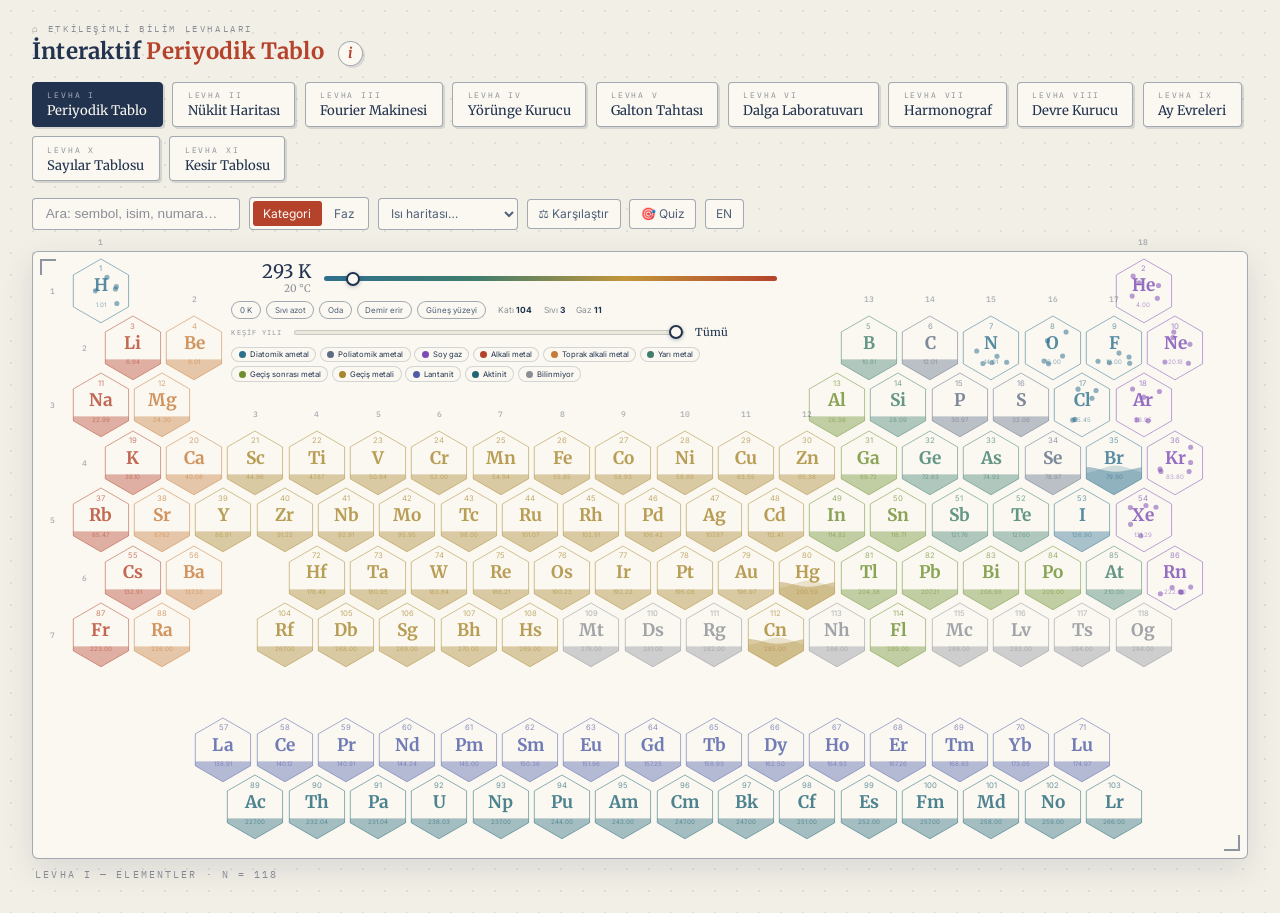
<file: index.html>
<!DOCTYPE html>
<html lang="tr">
<head>
<meta charset="UTF-8">
<meta name="viewport" content="width=device-width, initial-scale=1.0">
<title>İnteraktif Periyodik Tablo</title>
<link rel="stylesheet" href="style.css">
<meta name="description" content="118 elementin canlı, etkileşimli tablosu — sıcaklıkla faz değişimi, ısı haritaları, animasyonlu Bohr modeli ve izotoplar.">
<link rel="icon" href="data:image/svg+xml,%3Csvg%20xmlns%3D%27http%3A%2F%2Fwww.w3.org%2F2000%2Fsvg%27%20viewBox%3D%270%200%2032%2032%27%3E%3Crect%20width%3D%2732%27%20height%3D%2732%27%20rx%3D%277%27%20fill%3D%27%23f2efe6%27%2F%3E%3Cpath%20d%3D%27M16%204.5L26.4%2010.5L26.4%2021.5L16%2027.5L5.6%2021.5L5.6%2010.5Z%27%20fill%3D%27none%27%20stroke%3D%27%2322334f%27%20stroke-width%3D%272.4%27%2F%3E%3Ccircle%20cx%3D%2716%27%20cy%3D%2716%27%20r%3D%273.6%27%20fill%3D%27%23b5432c%27%2F%3E%3C%2Fsvg%3E">
<meta property="og:type" content="website">
<meta property="og:title" content="İnteraktif Periyodik Tablo">
<meta property="og:description" content="118 elementin canlı, etkileşimli tablosu — sıcaklıkla faz değişimi, ısı haritaları, animasyonlu Bohr modeli ve izotoplar.">
<meta property="og:image" content="https://hakanatas.github.io/interactive-periodic-table/og-image.png">
<meta property="og:url" content="https://hakanatas.github.io/interactive-periodic-table/">
<meta name="twitter:card" content="summary_large_image">
<meta name="twitter:title" content="İnteraktif Periyodik Tablo">
<meta name="twitter:description" content="118 elementin canlı, etkileşimli tablosu — sıcaklıkla faz değişimi, ısı haritaları, animasyonlu Bohr modeli ve izotoplar.">
<meta name="twitter:image" content="https://hakanatas.github.io/interactive-periodic-table/og-image.png">
</head>
<body>
<header class="topbar">
  <div class="brand">
    <a class="kicker page-link" href="https://hakanatas.github.io/bilim-levhalari/" data-i18n="kicker">⌂ Etkileşimli Bilim Levhaları</a>
    <h1>İnteraktif <span>Periyodik Tablo</span>
      <button class="info-btn" id="infoBtn" title="Bu levha nedir?">i</button></h1>
  </div>
  <nav class="plate-nav">
    <a class="plate-tab active page-link" href="index.html">
      <span class="fig" data-i18n="fig1">Levha I</span>
      <span class="lbl" data-i18n="tabPt">Periyodik Tablo</span>
    </a>
    <a class="plate-tab page-link" href="nuclides.html">
      <span class="fig" data-i18n="fig2">Levha II</span>
      <span class="lbl" data-i18n="tabNuc">Nüklit Haritası</span>
    </a>
    <a class="plate-tab page-link" href="https://hakanatas.github.io/fourier-cizim-makinesi/">
      <span class="fig" data-i18n="fig3">Levha III</span>
      <span class="lbl" data-i18n="tabFx">Fourier Makinesi</span>
    </a>
    <a class="plate-tab page-link" href="https://hakanatas.github.io/yorunge-kurucu/">
      <span class="fig" data-i18n="fig4">Levha IV</span>
      <span class="lbl" data-i18n="tabOrb">Yörünge Kurucu</span>
    </a>
    <a class="plate-tab page-link" href="https://hakanatas.github.io/galton-tahtasi/">
      <span class="fig" data-i18n="fig5">Levha V</span>
      <span class="lbl" data-i18n="tabGalton">Galton Tahtası</span>
    </a>
    <a class="plate-tab page-link" href="https://hakanatas.github.io/dalga-laboratuvari/">
      <span class="fig" data-i18n="fig6">Levha VI</span>
      <span class="lbl" data-i18n="tabWave">Dalga Laboratuvarı</span>
    </a>
    <a class="plate-tab page-link" href="https://hakanatas.github.io/harmonograf/">
      <span class="fig" data-i18n="fig7">Levha VII</span>
      <span class="lbl" data-i18n="tabHarm">Harmonograf</span>
    </a>
    <a class="plate-tab page-link" href="https://hakanatas.github.io/devre-kurucu/">
      <span class="fig" data-i18n="fig8">Levha VIII</span>
      <span class="lbl" data-i18n="tabDevre">Devre Kurucu</span>
    </a>
    <a class="plate-tab page-link" href="https://hakanatas.github.io/ay-evreleri/">
      <span class="fig" data-i18n="fig9">Levha IX</span>
      <span class="lbl" data-i18n="tabAy">Ay Evreleri</span>
    </a>
    <a class="plate-tab page-link" href="https://hakanatas.github.io/sayilar-tablosu/">
      <span class="fig" data-i18n="fig10">Levha X</span>
      <span class="lbl" data-i18n="tabNum">Sayılar Tablosu</span>
    </a>
    <a class="plate-tab page-link" href="https://hakanatas.github.io/kesir-tablosu/">
      <span class="fig" data-i18n="fig11">Levha XI</span>
      <span class="lbl" data-i18n="tabFrac">Kesir Tablosu</span>
    </a>
  </nav>
  <div class="controls">
    <input id="search" type="text" data-i18n-ph="searchPh" placeholder="Ara: sembol, isim, numara…" autocomplete="off">
    <div class="modes" id="modes">
      <button data-mode="cat" class="active" data-i18n="modeCat">Kategori</button>
      <button data-mode="phase" data-i18n="modePhase">Faz</button>
    </div>
    <select id="heatSelect">
      <option value="" data-i18n="heatPh">Isı haritası…</option>
      <option value="en" data-i18n="modeEn">Elektronegatiflik</option>
      <option value="density" data-i18n="modeDensity">Yoğunluk</option>
      <option value="ion" data-i18n="modeIon">İyonlaşma enerjisi</option>
      <option value="mass" data-i18n="modeMass">Atom kütlesi</option>
      <option value="radius" data-i18n="modeRadius">Atom yarıçapı</option>
      <option value="year" data-i18n="modeYear">Keşif yılı</option>
      <option value="melt" data-i18n="modeMelt">Erime noktası</option>
      <option value="boil" data-i18n="modeBoil">Kaynama noktası</option>
    </select>
    <button id="compareBtn" class="tool-btn" data-i18n="compare">⚖ Karşılaştır</button>
    <button id="quizBtn" class="tool-btn" data-i18n="quiz">🎯 Quiz</button>
    <button id="langBtn" class="tool-btn">EN</button>
  </div>
</header>

<div class="table-wrap">
  <div class="center-controls">
    <div class="temp-row">
      <div class="temp-readout">
        <span id="tempK">293 K</span>
        <span id="tempC">20 °C</span>
      </div>
      <input id="tempSlider" type="range" min="0" max="6000" step="1" value="293">
    </div>
    <div class="temp-presets">
      <button data-t="0">0 K</button>
      <button data-t="77" data-i18n="pN2">Sıvı azot</button>
      <button data-t="293" data-i18n="pRoom">Oda</button>
      <button data-t="1811" data-i18n="pIron">Demir erir</button>
      <button data-t="5800" data-i18n="pSun">Güneş yüzeyi</button>
      <span class="phase-counts" id="phaseCounts"></span>
    </div>
    <div class="year-row">
      <span class="year-label" data-i18n="yearLabel">Keşif yılı</span>
      <input id="yearSlider" type="range" min="1650" max="2020" step="1" value="2020">
      <span id="yearReadout" data-i18n="yearAll">Tümü</span>
    </div>
    <div class="legend" id="legend"></div>
  </div>
  <div class="table-scroll">
    <div id="container"></div>
  </div>
  <div class="plate-caption" data-i18n="caption1">Levha I — Elementler · N = 118</div>
</div>

<div id="tooltip" class="tooltip" hidden></div>

<div id="panelBackdrop" class="panel-backdrop" hidden></div>
<aside id="panel" class="panel" hidden>
  <button class="panel-close" id="panelClose">×</button>
  <div class="panel-head">
    <svg id="panelHex" viewBox="0 0 120 120"></svg>
    <div class="panel-title">
      <h2 id="pName"></h2>
      <p id="pEn"></p>
      <p id="pCat"></p>
    </div>
  </div>
  <div class="panel-phase" id="pPhase"></div>
  <div class="panel-intro">
    <img id="pImg" alt="" loading="lazy">
    <p id="pBlurb"></p>
  </div>
  <svg id="bohr" viewBox="0 0 320 320"></svg>
  <h3 class="panel-sub" data-i18n="orbitals">Orbital dolulukları</h3>
  <div id="orbitals" class="orbitals"></div>
  <dl class="props" id="pProps"></dl>
  <figure id="specFig" class="spec-fig" hidden>
    <img id="pSpec" alt="" loading="lazy">
    <figcaption data-i18n="spectrum">Emisyon spektrumu</figcaption>
  </figure>
  <div class="wiki-links">
    <a id="isoLink" class="page-link" data-i18n="isotopes">🧭 İzotoplar</a>
    <a id="wikiTr" target="_blank" rel="noopener">Vikipedi (TR) ↗</a>
    <a id="wikiEn" target="_blank" rel="noopener">Wikipedia (EN) ↗</a>
  </div>
</aside>

<div id="compareCard" class="compare-card" hidden>
  <button class="panel-close" id="compareClose">×</button>
  <div class="compare-hint" id="compareHint"></div>
  <div class="compare-body" id="compareBody"></div>
</div>

<div id="quizCard" class="quiz-card" hidden>
  <button class="panel-close" id="quizClose">×</button>
  <div class="quiz-progress" id="quizProgress"></div>
  <div class="quiz-question" id="quizQuestion"></div>
  <div class="quiz-answers" id="quizAnswers"></div>
  <div class="quiz-feedback" id="quizFeedback"></div>
</div>

<svg width="0" height="0" style="position:absolute">
  <defs>
    <clipPath id="hexClip"><path id="hexClipPath"></path></clipPath>
  </defs>
</svg>

<div class="modal-backdrop" id="infoModal" hidden>
  <div class="modal">
    <button class="modal-close" id="infoClose" aria-label="Kapat">×</button>
    <div class="modal-body">
      <div class="lang-tr">
        <div class="modal-kicker">Levha I · Rehber</div>
        <h2>İnteraktif <span>Periyodik Tablo</span></h2>
        <p>Bu levha, bilinen 118 kimyasal elementin tamamını gösteren canlı bir periyodik tablodur.
          Her element altıgen bir karodur ve maddenin hâli (katı/sıvı/gaz) minik bir animasyonla canlandırılır.</p>
        <h3>Neler yapabilirsin</h3>
        <ul>
          <li><b>Sıcaklık kaydırıcısı</b> (0–6000 K): sürükledikçe her element gerçek erime/kaynama noktasına göre hâl değiştirir; katı/sıvı/gaz sayaçları anında güncellenir.</li>
          <li><b>Keşif yılı</b> kaydırıcısı: elementleri tarih sırasına göre ortaya çıkarır — 1800'de yalnızca 35 element biliniyordu.</li>
          <li><b>Isı haritaları</b>: elektronegatiflik, yoğunluk, iyonlaşma enerjisi, atom yarıçapı gibi özellikleri renk gradyanıyla gösterir.</li>
          <li><b>Arama ve filtre</b>: sembol, ad veya numarayla ara; lejanttan kategori aç/kapat.</li>
          <li>Bir elemente tıkla: <b>detay paneli</b> açılır — dönen Bohr modeli, orbital dizilimi, fiziksel/kimyasal veriler ve "İzotoplar" bağlantısı.</li>
        </ul>
        <h3>Bilimsel arka plan</h3>
        <p>Elementler artan atom numarasına (çekirdekteki proton sayısı) göre dizilir. Aynı sütundaki
          (grup) elementler benzer kimyasal davranış gösterir; aynı satır (periyot) aynı elektron kabuğunu
          doldurur. Bu düzenli tekrara "periyodik yasa" denir.</p>
        <div class="modal-tip">💡 İpucu: Sıcaklığı 5800 K'e (Güneş yüzeyi) çek ve neredeyse tüm tablonun gaza dönüşmesini izle.</div>
      </div>
      <div class="lang-en" hidden>
        <div class="modal-kicker">Plate I · Guide</div>
        <h2>Interactive <span>Periodic Table</span></h2>
        <p>This plate is a living periodic table of all 118 known chemical elements. Each element is a
          hexagonal tile, and its state of matter (solid/liquid/gas) is brought to life with a tiny animation.</p>
        <h3>What you can do</h3>
        <ul>
          <li><b>Temperature slider</b> (0–6000 K): as you drag, every element changes state at its real melting/boiling point; solid/liquid/gas counters update instantly.</li>
          <li><b>Year discovered</b> slider: reveals elements in historical order — only 35 were known in 1800.</li>
          <li><b>Heatmaps</b>: show electronegativity, density, ionization energy, atomic radius and more as a color gradient.</li>
          <li><b>Search & filter</b>: find by symbol, name or number; toggle categories from the legend.</li>
          <li>Click an element for the <b>detail panel</b> — a spinning Bohr model, orbital configuration, physical/chemical data and an "Isotopes" link.</li>
        </ul>
        <h3>The science</h3>
        <p>Elements are ordered by increasing atomic number (protons in the nucleus). Elements in the same
          column (group) behave similarly; each row (period) fills the same electron shell. This regular
          repetition is the "periodic law".</p>
        <div class="modal-tip">💡 Tip: Drag the temperature to 5800 K (the Sun's surface) and watch almost the whole table turn to gas.</div>
      </div>
    </div>
  </div>
</div>

<script src="data.js"></script>
<script src="app.js"></script>
</body>
</html>
</file>
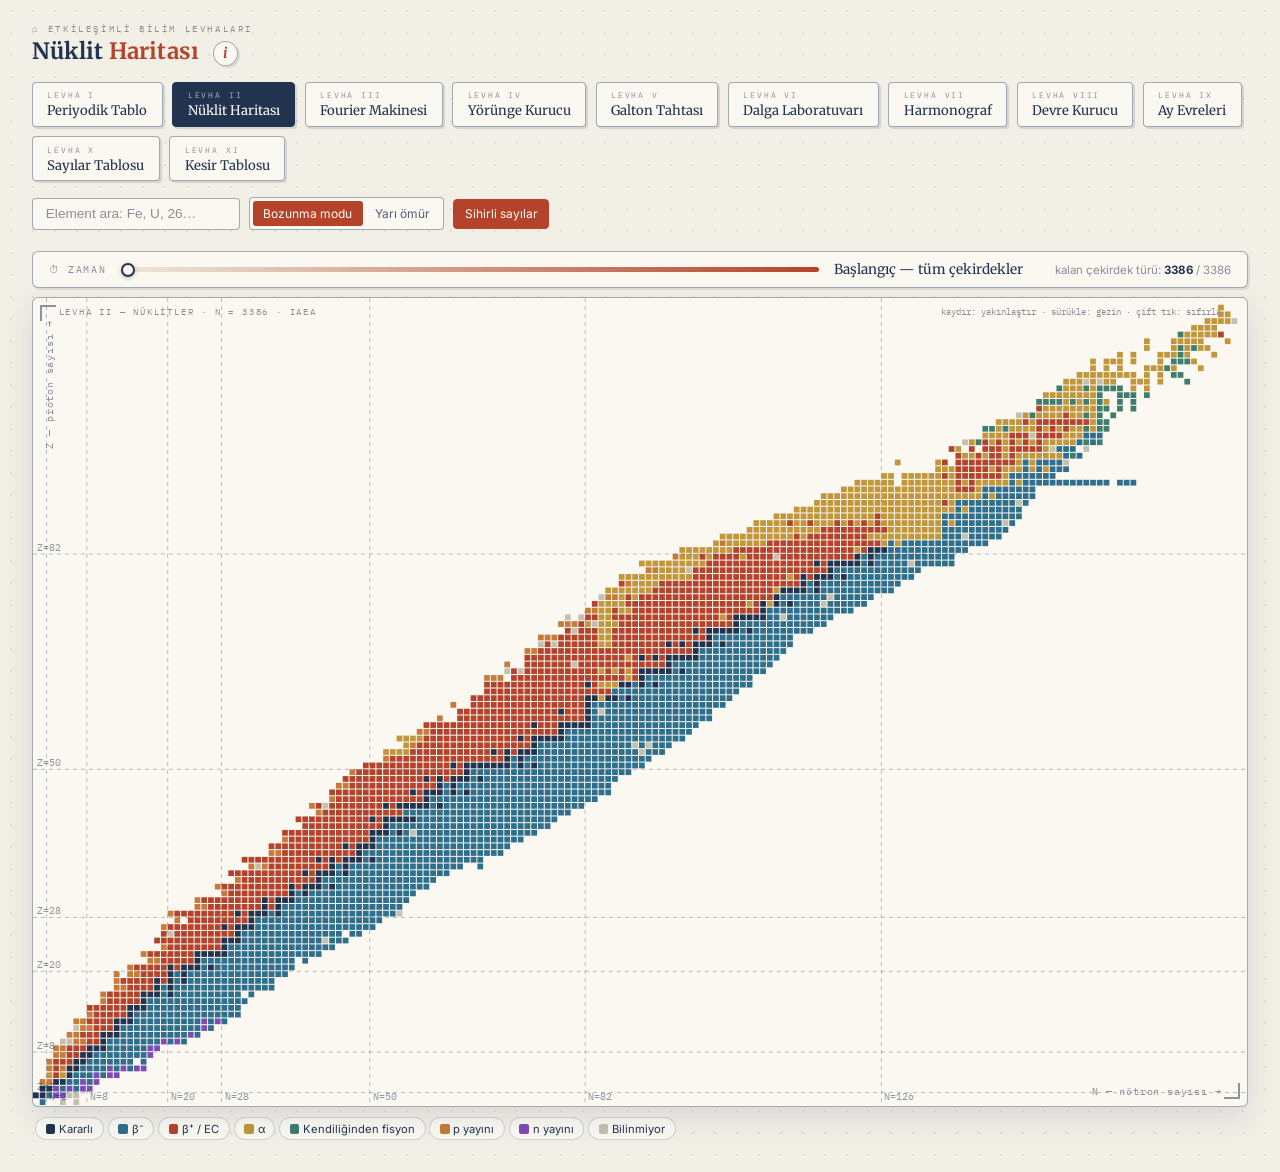
<file: nuclides.html>
<!DOCTYPE html>
<html lang="tr">
<head>
<meta charset="UTF-8">
<meta name="viewport" content="width=device-width, initial-scale=1.0">
<title>Nüklit Haritası — İzotoplar</title>
<link rel="stylesheet" href="style.css">
<link rel="stylesheet" href="nuclides.css">
<meta name="description" content="3386 izotopun Segrè diyagramı; zaman kaydırıcısıyla radyoaktif bozunmayı ve bozunma zincirlerini izle.">
<link rel="icon" href="data:image/svg+xml,%3Csvg%20xmlns%3D%27http%3A%2F%2Fwww.w3.org%2F2000%2Fsvg%27%20viewBox%3D%270%200%2032%2032%27%3E%3Crect%20width%3D%2732%27%20height%3D%2732%27%20rx%3D%277%27%20fill%3D%27%23f2efe6%27%2F%3E%3Cpath%20d%3D%27M16%204.5L26.4%2010.5L26.4%2021.5L16%2027.5L5.6%2021.5L5.6%2010.5Z%27%20fill%3D%27none%27%20stroke%3D%27%2322334f%27%20stroke-width%3D%272.4%27%2F%3E%3Ccircle%20cx%3D%2716%27%20cy%3D%2716%27%20r%3D%273.6%27%20fill%3D%27%23b5432c%27%2F%3E%3C%2Fsvg%3E">
<meta property="og:type" content="website">
<meta property="og:title" content="Nüklit Haritası — İzotoplar">
<meta property="og:description" content="3386 izotopun Segrè diyagramı; zaman kaydırıcısıyla radyoaktif bozunmayı ve bozunma zincirlerini izle.">
<meta property="og:image" content="https://hakanatas.github.io/interactive-periodic-table/og-nuclides.png">
<meta property="og:url" content="https://hakanatas.github.io/interactive-periodic-table/nuclides.html">
<meta name="twitter:card" content="summary_large_image">
<meta name="twitter:title" content="Nüklit Haritası — İzotoplar">
<meta name="twitter:description" content="3386 izotopun Segrè diyagramı; zaman kaydırıcısıyla radyoaktif bozunmayı ve bozunma zincirlerini izle.">
<meta name="twitter:image" content="https://hakanatas.github.io/interactive-periodic-table/og-nuclides.png">
</head>
<body>
<header class="topbar">
  <div class="brand">
    <a class="kicker page-link" href="https://hakanatas.github.io/bilim-levhalari/">⌂ Etkileşimli Bilim Levhaları</a>
    <h1>Nüklit <span>Haritası</span>
      <button class="info-btn" id="infoBtn" title="Bu levha nedir?">i</button></h1>
  </div>
  <nav class="plate-nav">
    <a class="plate-tab page-link" href="index.html">
      <span class="fig">Levha I</span>
      <span class="lbl">Periyodik Tablo</span>
    </a>
    <a class="plate-tab active page-link" href="nuclides.html">
      <span class="fig">Levha II</span>
      <span class="lbl">Nüklit Haritası</span>
    </a>
    <a class="plate-tab page-link" href="https://hakanatas.github.io/fourier-cizim-makinesi/">
      <span class="fig">Levha III</span>
      <span class="lbl">Fourier Makinesi</span>
    </a>
    <a class="plate-tab page-link" href="https://hakanatas.github.io/yorunge-kurucu/">
      <span class="fig">Levha IV</span>
      <span class="lbl">Yörünge Kurucu</span>
    </a>
    <a class="plate-tab page-link" href="https://hakanatas.github.io/galton-tahtasi/">
      <span class="fig">Levha V</span>
      <span class="lbl">Galton Tahtası</span>
    </a>
    <a class="plate-tab page-link" href="https://hakanatas.github.io/dalga-laboratuvari/">
      <span class="fig">Levha VI</span>
      <span class="lbl">Dalga Laboratuvarı</span>
    </a>
    <a class="plate-tab page-link" href="https://hakanatas.github.io/harmonograf/">
      <span class="fig">Levha VII</span>
      <span class="lbl">Harmonograf</span>
    </a>
    <a class="plate-tab page-link" href="https://hakanatas.github.io/devre-kurucu/">
      <span class="fig">Levha VIII</span>
      <span class="lbl">Devre Kurucu</span>
    </a>
    <a class="plate-tab page-link" href="https://hakanatas.github.io/ay-evreleri/">
      <span class="fig">Levha IX</span>
      <span class="lbl">Ay Evreleri</span>
    </a>
    <a class="plate-tab page-link" href="https://hakanatas.github.io/sayilar-tablosu/">
      <span class="fig">Levha X</span>
      <span class="lbl">Sayılar Tablosu</span>
    </a>
    <a class="plate-tab page-link" href="https://hakanatas.github.io/kesir-tablosu/">
      <span class="fig">Levha XI</span>
      <span class="lbl">Kesir Tablosu</span>
    </a>
  </nav>
  <div class="controls">
    <input id="search" type="text" placeholder="Element ara: Fe, U, 26…" autocomplete="off">
    <div class="modes" id="modes">
      <button data-mode="decay" class="active">Bozunma modu</button>
      <button data-mode="hl">Yarı ömür</button>
    </div>
    <button id="magicBtn" class="tool-btn active">Sihirli sayılar</button>
  </div>
</header>

<div class="nuc-wrap">
  <div class="time-bar">
    <span class="time-label">⏱ Zaman</span>
    <input id="timeSlider" type="range" min="-210" max="180" step="1" value="-210">
    <span id="timeReadout">Başlangıç — tüm çekirdekler</span>
    <span id="surviveCount"></span>
  </div>
  <div class="chart-holder" id="chartHolder">
    <div class="chart-scroll"><canvas id="chart"></canvas></div>
    <div class="axis-x">N — nötron sayısı →</div>
    <div class="axis-y">Z — proton sayısı →</div>
    <div class="zoom-hint">kaydır: yakınlaştır · sürükle: gezin · çift tık: sıfırla</div>
    <div class="chart-caption">Levha II — Nüklitler · N = 3386 · IAEA</div>
  </div>
  <div class="legend nuc-legend" id="legend"></div>
</div>

<div id="tooltip" class="tooltip" hidden></div>

<div id="panelBackdrop" class="panel-backdrop" hidden></div>
<aside id="panel" class="panel" hidden>
  <button class="panel-close" id="panelClose">×</button>
  <div class="panel-head">
    <div class="nuc-badge" id="nucBadge"></div>
    <div class="panel-title">
      <h2 id="pName"></h2>
      <p id="pSub"></p>
      <p id="pMode"></p>
    </div>
  </div>
  <dl class="props" id="pProps"></dl>
  <h3 class="panel-sub">Bozunma zinciri</h3>
  <ol class="chain" id="chainList"></ol>
  <div class="wiki-links">
    <a id="ptLink" class="page-link">Periyodik tabloda gör →</a>
  </div>
</aside>

<div class="modal-backdrop" id="infoModal" hidden>
  <div class="modal">
    <button class="modal-close" id="infoClose" aria-label="Kapat">×</button>
    <div class="modal-body">
      <div class="modal-kicker">Levha II · Rehber</div>
      <h2>Nüklit <span>Haritası</span></h2>
      <p>Periyodik tablo elementleri gösterir; bu harita ise onların <b>izotoplarını</b> — aynı elementin
        farklı nötron sayılı çekirdeklerini — gösterir. 3386 çekirdek, yatay eksende nötron (N), dikey
        eksende proton (Z) sayısına göre dizilir. Buna Segrè diyagramı denir.</p>
      <h3>Neler yapabilirsin</h3>
      <ul>
        <li>Renkler <b>bozunma tipini</b> gösterir: β⁻ (mavi), β⁺/EC (kırmızı), α (sarı), fisyon (yeşil)…
          Kararlı çekirdekler koyu laciverttir ve "kararlılık vadisi"ni çizer.</li>
        <li><b>Zaman kaydırıcısı</b>: zeptosaniyeden evrenin yaşına kadar; sürükledikçe kısa ömürlü çekirdekler bozunup kaybolur.</li>
        <li>Bir çekirdeğe tıkla: yarı ömrü, bozunma modu ve tüm <b>bozunma zincirini</b> gör
          (ör. Uranyum-238'in kurşuna kadar 14 adımı).</li>
        <li>"Sihirli sayılar" çizgileri özellikle kararlı çekirdekleri işaretler; yakınlaştır ve gezin.</li>
      </ul>
      <h3>Bilimsel arka plan</h3>
      <p>Çekirdekteki proton/nötron dengesi kararlılığı belirler. Dengesiz çekirdekler radyoaktif
        bozunmayla daha kararlı hâle geçer. Yarı ömür, bir çekirdek topluluğunun yarısının bozunması için
        geçen süredir — milyarlarca yıldan saniyenin milyarda birine kadar değişir.</p>
      <div class="modal-tip">💡 İpucu: Zaman kaydırıcısını "1 yıl"a getir; 3386 çekirdekten yalnızca ~570'i hayatta kalır.</div>
    </div>
  </div>
</div>

<script src="data.js"></script>
<script src="nuclides-data.js"></script>
<script src="nuclides.js"></script>
</body>
</html>
</file>
<file: style.css>
@import url("https://fonts.googleapis.com/css2?family=Merriweather:ital,wght@0,400;0,700;1,400&family=Inter:wght@400;600;700&family=IBM+Plex+Mono:wght@400;500&display=swap");

/* ---------- dilum.dev esinli "bilimsel levha" teması ---------- */
:root {
  --paper: #f2efe6;                     /* sayfa zemini (krem kâğıt) */
  --paper-2: #faf8f1;                   /* kartlar */
  --paper-3: #ece8db;                   /* iç dolgular */
  --ink: #22334f;                       /* lacivert mürekkep */
  --ink-soft: #51607a;
  --muted: #8b8e96;
  --line: rgba(34, 51, 79, 0.18);
  --line-strong: rgba(34, 51, 79, 0.4);
  --accent: #b5432c;                    /* pas kırmızısı */
  --shadow: 0 10px 30px rgba(34, 51, 79, 0.12);
}

* { box-sizing: border-box; }

body {
  margin: 0;
  background-color: var(--paper);
  background-image: radial-gradient(rgba(34, 51, 79, 0.09) 1px, transparent 1px);
  background-size: 22px 22px;
  color: var(--ink);
  font-family: "Inter", system-ui, sans-serif;
  overflow-x: hidden;
  animation: pageIn 0.45s ease;
}
body.leaving { animation: pageOut 0.26s ease forwards; }
@keyframes pageIn { from { opacity: 0; transform: translateY(10px); } }
@keyframes pageOut { to { opacity: 0; transform: translateY(-10px); } }

/* ---------- header ---------- */
.topbar {
  display: flex;
  align-items: center;
  justify-content: space-between;
  gap: 1rem;
  flex-wrap: wrap;
  padding: 1rem 2.5vw 0.5rem;
}
.brand .kicker {
  font-family: "IBM Plex Mono", monospace;
  font-size: 0.58rem;
  letter-spacing: 0.28em;
  text-transform: uppercase;
  color: var(--muted);
  margin-bottom: 0.15rem;
}
.topbar h1 {
  margin: 0;
  font-family: "Merriweather", serif;
  font-size: 1.4rem;
  color: var(--ink);
  letter-spacing: 0.01em;
}
.topbar h1 span { color: var(--accent); }

/* levha sekmeleri (sayfalar arası gezinme) */
.plate-nav { display: flex; gap: 0.6rem; flex-wrap: wrap; }
.plate-tab {
  display: flex;
  flex-direction: column;
  gap: 0.1rem;
  padding: 0.42rem 0.9rem;
  background: var(--paper-2);
  border: 1px solid var(--line-strong);
  border-radius: 4px;
  text-decoration: none;
  color: var(--ink);
  position: relative;
  transition: all 0.18s;
  box-shadow: 2px 2px 0 rgba(34, 51, 79, 0.14);
}
.plate-tab .fig {
  font-family: "IBM Plex Mono", monospace;
  font-size: 0.52rem;
  letter-spacing: 0.22em;
  text-transform: uppercase;
  color: var(--muted);
}
.plate-tab .lbl { font-family: "Merriweather", serif; font-size: 0.82rem; }
.plate-tab:hover { transform: translateY(-2px); box-shadow: 3px 4px 0 rgba(34, 51, 79, 0.18); }
.plate-tab.active {
  background: var(--ink);
  border-color: var(--ink);
  color: var(--paper-2);
}
.plate-tab.active .fig { color: rgba(250, 248, 241, 0.65); }

.controls { display: flex; align-items: center; gap: 0.55rem; flex-wrap: wrap; }

#search {
  background: var(--paper-2);
  border: 1px solid var(--line-strong);
  color: var(--ink);
  border-radius: 4px;
  padding: 0.45rem 0.8rem;
  font-size: 0.85rem;
  width: 13rem;
  outline: none;
  transition: border-color 0.2s;
}
#search::placeholder { color: var(--muted); }
#search:focus { border-color: var(--accent); }

.modes { display: flex; background: var(--paper-2); border: 1px solid var(--line-strong); border-radius: 4px; padding: 3px; gap: 2px; }
.modes button {
  background: transparent;
  border: none;
  color: var(--ink-soft);
  font-size: 0.75rem;
  font-family: inherit;
  padding: 0.32rem 0.65rem;
  border-radius: 3px;
  cursor: pointer;
  transition: all 0.15s;
  white-space: nowrap;
}
.modes button:hover { color: var(--ink); }
.modes button.active { background: var(--accent); color: #fdfbf5; }

#heatSelect {
  background: var(--paper-2);
  border: 1px solid var(--line-strong);
  color: var(--ink-soft);
  border-radius: 4px;
  padding: 0.4rem 0.5rem;
  font-size: 0.75rem;
  font-family: inherit;
  outline: none;
  cursor: pointer;
}
#heatSelect.active { border-color: var(--accent); color: var(--accent); font-weight: 600; }

.tool-btn {
  background: var(--paper-2);
  border: 1px solid var(--line-strong);
  color: var(--ink-soft);
  font-size: 0.75rem;
  font-family: inherit;
  padding: 0.4rem 0.65rem;
  border-radius: 4px;
  cursor: pointer;
  transition: all 0.15s;
  white-space: nowrap;
}
.tool-btn:hover { color: var(--accent); border-color: var(--accent); }
.tool-btn.active { background: var(--accent); border-color: var(--accent); color: #fdfbf5; }

/* ---------- tablo levhası ---------- */
.table-wrap {
  width: 95vw;
  margin: 0.8rem auto 2rem;
  position: relative;
}
.table-scroll { border-radius: 6px; }
#container {
  width: 95vw;
  height: 47.5vw;
  background: var(--paper-2);
  border: 1px solid var(--line-strong);
  position: relative;
  border-radius: 6px;
  box-shadow: var(--shadow);
}
/* köşe tik işaretleri */
#container::before, #container::after {
  content: "";
  position: absolute;
  width: 14px; height: 14px;
  border-color: var(--ink);
  border-style: solid;
  opacity: 0.5;
}
#container::before { top: 7px; left: 7px; border-width: 2px 0 0 2px; }
#container::after { bottom: 7px; right: 7px; border-width: 0 2px 2px 0; }

.plate-caption {
  margin: 0.55rem 0 0 0.2rem;
  font-family: "IBM Plex Mono", monospace;
  font-size: 0.6rem;
  letter-spacing: 0.22em;
  text-transform: uppercase;
  color: var(--muted);
}

.tile {
  width: 5.2632%;
  height: 10.5264%;
  position: absolute;
  cursor: pointer;
  transition: opacity 0.35s, transform 0.18s, filter 0.18s;
}
.tile:hover { transform: scale(1.28) !important; z-index: 5; }
.tile.dim { opacity: 0.1; pointer-events: none; }
.tile.undiscovered { opacity: 0.05; pointer-events: none; }
.tile.hl { filter: saturate(1.9) contrast(1.25); }
.tile.cmp-sel { filter: saturate(1.8) drop-shadow(0 0 0.35vw rgba(181, 67, 44, 0.7)); }
.tile .svg { width: 100%; height: 100%; overflow: visible; }

.tile.flash-ok { animation: flashOk 0.7s ease; }
.tile.flash-bad { animation: flashBad 0.7s ease; }
@keyframes flashOk {
  0%, 100% { filter: none; }
  30% { filter: saturate(2) drop-shadow(0 0 0.8vw #3f7d6d); }
}
@keyframes flashBad {
  0%, 100% { filter: none; }
  30% { filter: saturate(2) drop-shadow(0 0 0.8vw #b5432c); }
}

.element-name {
  position: absolute;
  left: 50%; top: 42%;
  transform: translate(-50%, -50%);
  font-size: 1.35vw;
  font-family: "Merriweather", serif;
  font-weight: 700;
  pointer-events: none;
}
.element-number {
  position: absolute;
  left: 50%; top: 15%;
  transform: translate(-50%, -50%);
  font-size: 0.6vw;
  pointer-events: none;
}
.element-mass {
  position: absolute;
  left: 50%; top: 71%;
  transform: translate(-50%, -50%);
  font-size: 0.48vw;
  opacity: 0.8;
  pointer-events: none;
}

.grid-label {
  position: absolute;
  color: rgba(34, 51, 79, 0.38);
  font-family: "IBM Plex Mono", monospace;
  font-size: 0.6vw;
  font-weight: 500;
  pointer-events: none;
  transform: translate(-50%, -50%);
}

/* ---------- orta boşluktaki kontroller ---------- */
.center-controls {
  position: absolute;
  left: 16.4%;
  top: 1.7%;
  width: 45%;
  display: flex;
  flex-direction: column;
  gap: 0.45vw;
  z-index: 2;
}
.temp-row { display: flex; align-items: center; gap: 0.9vw; }
.temp-readout {
  display: flex;
  flex-direction: column;
  align-items: flex-end;
  font-family: "Merriweather", serif;
  min-width: 6.2vw;
}
#tempK { font-size: 1.45vw; color: var(--ink); line-height: 1.1; }
#tempC { font-size: 0.8vw; color: var(--muted); }

input[type="range"] {
  -webkit-appearance: none;
  appearance: none;
  flex: 1;
  height: 0.4vw;
  border-radius: 1vw;
  outline: none;
  cursor: pointer;
}
#tempSlider { background: linear-gradient(90deg, #2e6f8e, #3f7d6d, #c2963a, #b5432c); }
#yearSlider { background: var(--paper-3); border: 1px solid var(--line); }
input[type="range"]::-webkit-slider-thumb {
  -webkit-appearance: none;
  appearance: none;
  width: 1.1vw; height: 1.1vw;
  border-radius: 50%;
  background: var(--paper-2);
  border: 2px solid var(--ink);
  box-shadow: 0 1px 4px rgba(34, 51, 79, 0.3);
}
input[type="range"]::-moz-range-thumb {
  width: 1.1vw; height: 1.1vw;
  border-radius: 50%;
  background: var(--paper-2);
  border: 2px solid var(--ink);
}

.temp-presets { display: flex; gap: 0.4vw; flex-wrap: wrap; align-items: center; }
.temp-presets button {
  background: var(--paper-2);
  border: 1px solid var(--line-strong);
  color: var(--ink-soft);
  font-size: 0.62vw;
  font-family: inherit;
  padding: 0.25vw 0.6vw;
  border-radius: 1vw;
  cursor: pointer;
  transition: all 0.15s;
}
.temp-presets button:hover { color: var(--accent); border-color: var(--accent); }

.phase-counts { display: flex; gap: 0.9vw; font-size: 0.66vw; color: var(--muted); margin-left: 0.6vw; }
.phase-counts b { color: var(--ink); }

.year-row { display: flex; align-items: center; gap: 0.7vw; }
.year-label {
  font-family: "IBM Plex Mono", monospace;
  font-size: 0.58vw;
  letter-spacing: 0.15em;
  text-transform: uppercase;
  color: var(--muted);
  white-space: nowrap;
}
#yearReadout {
  font-family: "Merriweather", serif;
  font-size: 0.85vw;
  color: var(--ink);
  min-width: 6.5vw;
}

.legend { display: flex; flex-wrap: wrap; gap: 0.3vw; margin-top: 0.15vw; }
.legend-chip {
  display: flex;
  align-items: center;
  gap: 0.3vw;
  font-size: 0.6vw;
  padding: 0.18vw 0.5vw;
  border-radius: 1vw;
  background: var(--paper-2);
  border: 1px solid var(--line);
  cursor: pointer;
  user-select: none;
  transition: all 0.15s;
}
.legend-chip .dot { width: 0.55vw; height: 0.55vw; border-radius: 50%; }
.legend-chip.off { opacity: 0.32; }
.legend-chip:hover { border-color: var(--line-strong); }

/* ---------- tooltip ---------- */
.tooltip {
  position: fixed;
  z-index: 50;
  background: var(--paper-2);
  border: 1px solid var(--line-strong);
  border-radius: 6px;
  padding: 0.55rem 0.8rem;
  pointer-events: none;
  font-size: 0.75rem;
  line-height: 1.45;
  box-shadow: var(--shadow);
  max-width: 15rem;
  color: var(--ink);
}
.tooltip .tt-name { font-family: "Merriweather", serif; font-size: 0.9rem; }
.tooltip .tt-row { color: var(--ink-soft); }
.tooltip .tt-row b { color: var(--ink); font-weight: 600; }

/* ---------- detay paneli ---------- */
.panel-backdrop {
  position: fixed;
  inset: 0;
  background: rgba(34, 51, 79, 0.28);
  z-index: 90;
  backdrop-filter: blur(2px);
}
.panel {
  position: fixed;
  top: 0; right: 0;
  height: 100vh;
  width: min(27rem, 94vw);
  background: var(--paper-2);
  border-left: 3px solid var(--el-color, var(--accent));
  z-index: 100;
  padding: 1.2rem 1.4rem 2rem;
  overflow-y: auto;
  box-shadow: -12px 0 40px rgba(34, 51, 79, 0.25);
  animation: slideIn 0.25s ease;
}
@keyframes slideIn { from { transform: translateX(100%); } to { transform: translateX(0); } }

.panel-close {
  position: absolute;
  top: 0.7rem; right: 0.9rem;
  background: none;
  border: none;
  color: var(--muted);
  font-size: 1.6rem;
  cursor: pointer;
  line-height: 1;
  z-index: 2;
}
.panel-close:hover { color: var(--ink); }

.panel-head { display: flex; gap: 1rem; align-items: center; }
#panelHex { width: 6rem; height: 6rem; flex-shrink: 0; }
.panel-title h2 { margin: 0; font-family: "Merriweather", serif; font-size: 1.45rem; color: var(--ink); }
.panel-title p { margin: 0.15rem 0 0; font-size: 0.8rem; color: var(--ink-soft); }
#pCat { color: var(--el-color, var(--ink-soft)); font-weight: 600; }

.panel-phase {
  margin-top: 0.8rem;
  padding: 0.5rem 0.8rem;
  border-radius: 6px;
  background: var(--paper-3);
  border: 1px solid var(--line);
  font-size: 0.8rem;
}
.panel-phase b { font-size: 0.95rem; }

.panel-intro {
  display: flex;
  gap: 0.8rem;
  margin-top: 0.8rem;
  align-items: flex-start;
}
#pImg {
  width: 6.2rem;
  height: 6.2rem;
  object-fit: cover;
  border-radius: 6px;
  border: 1px solid var(--line-strong);
  flex-shrink: 0;
}
#pImg.hidden { display: none; }
#pBlurb { margin: 0; font-size: 0.82rem; line-height: 1.5; color: var(--ink-soft); }

#bohr { width: 100%; max-height: 15rem; margin-top: 0.3rem; }
.bohr-ring { fill: none; stroke: var(--line); stroke-width: 1; }
.bohr-spin { animation: spin var(--dur, 10s) linear infinite; transform-origin: 160px 160px; }
.bohr-spin.rev { animation-direction: reverse; }
@keyframes spin { to { transform: rotate(360deg); } }

.panel-sub {
  margin: 0.9rem 0 0.4rem;
  font-family: "IBM Plex Mono", monospace;
  font-size: 0.62rem;
  font-weight: 500;
  text-transform: uppercase;
  letter-spacing: 0.16em;
  color: var(--muted);
}
.orbitals { display: flex; flex-wrap: wrap; gap: 0.35rem; }
.orb-sub {
  display: flex;
  align-items: center;
  gap: 0.25rem;
  background: var(--paper-3);
  border: 1px solid var(--line);
  border-radius: 5px;
  padding: 0.25rem 0.4rem;
}
.orb-lbl { font-size: 0.65rem; color: var(--ink-soft); min-width: 1.1rem; font-weight: 600; }
.orb-box {
  width: 1.05rem; height: 1.05rem;
  border: 1px solid var(--line-strong);
  border-radius: 3px;
  display: flex;
  align-items: center;
  justify-content: center;
  font-size: 0.62rem;
  color: var(--el-color, var(--ink));
  letter-spacing: -0.12em;
  padding-bottom: 0.1rem;
  background: var(--paper-2);
}

.props { margin: 0.9rem 0 0; display: grid; grid-template-columns: 1fr 1fr; gap: 0.45rem 0.9rem; }
.props > div { background: var(--paper-3); border: 1px solid var(--line); border-radius: 6px; padding: 0.5rem 0.7rem; }
.props dt {
  font-family: "IBM Plex Mono", monospace;
  font-size: 0.55rem;
  text-transform: uppercase;
  letter-spacing: 0.12em;
  color: var(--muted);
  margin: 0;
}
.props dd { font-size: 0.85rem; margin: 0.15rem 0 0; color: var(--ink); word-break: break-word; }
.props .wide { grid-column: 1 / -1; }

.spec-fig { margin: 0.9rem 0 0; }
.spec-fig img { width: 100%; border-radius: 6px; border: 1px solid var(--line-strong); display: block; }
.spec-fig figcaption {
  font-family: "IBM Plex Mono", monospace;
  font-size: 0.58rem;
  letter-spacing: 0.14em;
  text-transform: uppercase;
  color: var(--muted);
  margin-top: 0.35rem;
  text-align: center;
}

.wiki-links { display: flex; gap: 0.6rem; margin-top: 1rem; }
.wiki-links a {
  flex: 1;
  text-align: center;
  background: var(--paper-2);
  border: 1px solid var(--line-strong);
  color: var(--ink-soft);
  border-radius: 6px;
  padding: 0.5rem;
  font-size: 0.75rem;
  text-decoration: none;
  cursor: pointer;
  transition: all 0.15s;
  box-shadow: 2px 2px 0 rgba(34, 51, 79, 0.12);
}
.wiki-links a:hover {
  border-color: var(--el-color, var(--accent));
  color: var(--ink);
  transform: translateY(-1px);
}

/* ---------- karşılaştırma kartı ---------- */
.compare-card {
  position: fixed;
  left: 50%;
  bottom: 1rem;
  transform: translateX(-50%);
  width: min(46rem, 94vw);
  background: var(--paper-2);
  border: 1px solid var(--line-strong);
  border-radius: 8px;
  z-index: 80;
  padding: 1rem 1.2rem;
  box-shadow: var(--shadow);
}
.compare-hint { font-size: 0.78rem; color: var(--ink-soft); text-align: center; }
.compare-title { display: flex; justify-content: space-between; margin-bottom: 0.6rem; }
.compare-title span { font-family: "Merriweather", serif; font-size: 1rem; }
.cmp-row { display: grid; grid-template-columns: 1fr 7.5rem 1fr; align-items: center; gap: 0.5rem; margin-top: 0.3rem; }
.cmp-label {
  text-align: center;
  font-family: "IBM Plex Mono", monospace;
  font-size: 0.52rem;
  color: var(--muted);
  text-transform: uppercase;
  letter-spacing: 0.1em;
}
.cmp-bar { height: 0.85rem; background: var(--paper-3); border: 1px solid var(--line); border-radius: 3px; position: relative; overflow: hidden; }
.cmp-bar .fill { position: absolute; top: 0; height: 100%; border-radius: 2px; transition: width 0.4s ease; }
.cmp-bar.left .fill { right: 0; }
.cmp-bar.right .fill { left: 0; }
.cmp-val { position: absolute; top: 50%; transform: translateY(-50%); font-size: 0.6rem; color: var(--ink); z-index: 1; }
.cmp-bar.left .cmp-val { left: 0.35rem; }
.cmp-bar.right .cmp-val { right: 0.35rem; }

/* ---------- quiz kartı ---------- */
.quiz-card {
  position: fixed;
  left: 50%;
  top: 4.2rem;
  transform: translateX(-50%);
  width: min(30rem, 94vw);
  background: var(--paper-2);
  border: 1px solid var(--line-strong);
  border-radius: 8px;
  z-index: 80;
  padding: 1rem 1.2rem 1.1rem;
  box-shadow: var(--shadow);
  text-align: center;
}
.quiz-progress {
  font-family: "IBM Plex Mono", monospace;
  font-size: 0.6rem;
  letter-spacing: 0.14em;
  text-transform: uppercase;
  color: var(--muted);
  margin-bottom: 0.4rem;
}
.quiz-question { font-size: 1rem; font-family: "Merriweather", serif; color: var(--ink); line-height: 1.4; }
.quiz-answers { display: flex; gap: 0.6rem; justify-content: center; margin-top: 0.7rem; flex-wrap: wrap; }
.quiz-answers button {
  background: var(--paper-2);
  border: 1px solid var(--line-strong);
  color: var(--ink);
  font-family: inherit;
  font-size: 0.85rem;
  padding: 0.5rem 1.1rem;
  border-radius: 6px;
  cursor: pointer;
  transition: all 0.15s;
  box-shadow: 2px 2px 0 rgba(34, 51, 79, 0.12);
}
.quiz-answers button:hover { border-color: var(--accent); transform: translateY(-1px); }
.quiz-feedback { font-size: 0.8rem; margin-top: 0.5rem; min-height: 1.1rem; }
.quiz-feedback.ok { color: #3f7d6d; }
.quiz-feedback.bad { color: var(--accent); }

.brand a.kicker { text-decoration: none; cursor: pointer; display: inline-block; transition: color 0.15s; }
.brand a.kicker:hover { color: var(--accent); }

/* ---------- info butonu + modal ---------- */
.info-btn {
  display: inline-flex; align-items: center; justify-content: center;
  width: 1.55rem; height: 1.55rem; margin-left: 0.55rem; vertical-align: middle;
  border-radius: 50%; border: 1px solid var(--line-strong);
  background: var(--paper-2); color: var(--accent);
  font-family: "Merriweather", serif; font-size: 0.9rem; font-style: italic; font-weight: 700;
  cursor: pointer; transition: all 0.15s; box-shadow: 2px 2px 0 rgba(34,51,79,0.12); line-height: 1;
}
.info-btn:hover { background: var(--accent); color: #fdfbf5; border-color: var(--accent); transform: translateY(-1px); }

.modal-backdrop {
  position: fixed; inset: 0; z-index: 300;
  background: rgba(34,51,79,0.42); backdrop-filter: blur(3px);
  display: flex; align-items: center; justify-content: center; padding: 5vh 4vw;
  animation: fadeIn 0.2s ease;
}
.modal-backdrop[hidden] { display: none; }
@keyframes fadeIn { from { opacity: 0; } }
.modal {
  position: relative; max-width: 41rem; width: 100%; max-height: 90vh; overflow-y: auto;
  background-color: var(--paper);
  background-image: radial-gradient(rgba(34,51,79,0.06) 1px, transparent 1px);
  background-size: 22px 22px;
  border: 1px solid var(--line-strong); border-radius: 8px;
  padding: 1.7rem 1.9rem 1.9rem; box-shadow: 0 24px 64px rgba(34,51,79,0.4);
  animation: modalIn 0.24s ease;
}
.modal::before, .modal::after {
  content: ""; position: absolute; width: 13px; height: 13px;
  border-color: var(--ink); border-style: solid; opacity: 0.45; pointer-events: none;
}
.modal::before { top: 8px; left: 8px; border-width: 2px 0 0 2px; }
.modal::after { bottom: 8px; right: 8px; border-width: 0 2px 2px 0; }
@keyframes modalIn { from { transform: translateY(16px); opacity: 0; } }
.modal-close {
  position: absolute; top: 0.6rem; right: 0.9rem; background: none; border: none;
  color: var(--muted); font-size: 1.8rem; cursor: pointer; line-height: 1; z-index: 2;
}
.modal-close:hover { color: var(--ink); }
.modal-kicker {
  font-family: "IBM Plex Mono", monospace; font-size: 0.6rem; letter-spacing: 0.2em;
  text-transform: uppercase; color: var(--muted); margin-bottom: 0.5rem;
}
.modal-body h2 { margin: 0 0 0.6rem; font-family: "Merriweather", serif; font-size: 1.45rem; color: var(--ink); }
.modal-body h2 span { color: var(--accent); }
.modal-body h3 {
  margin: 1.15rem 0 0.4rem; font-family: "IBM Plex Mono", monospace; font-size: 0.68rem;
  letter-spacing: 0.14em; text-transform: uppercase; color: var(--accent);
}
.modal-body p { margin: 0 0 0.6rem; font-size: 0.86rem; line-height: 1.62; color: var(--ink-soft); }
.modal-body ul { margin: 0 0 0.6rem; padding-left: 1.15rem; }
.modal-body li { font-size: 0.86rem; line-height: 1.55; color: var(--ink-soft); margin-bottom: 0.3rem; }
.modal-body b { color: var(--ink); }
.modal-tip {
  margin-top: 0.9rem; padding: 0.6rem 0.9rem; border-radius: 6px;
  background: var(--paper-3); border-left: 3px solid var(--accent);
  font-size: 0.82rem; color: var(--ink-soft); line-height: 1.55;
}
.modal-body [hidden] { display: none; }
@media (max-width: 760px) {
  .modal { padding: 1.3rem 1.15rem 1.5rem; }
  .modal-body h2 { font-size: 1.2rem; }
}

/* ---------- küçük ekranlar ---------- */
@media (max-width: 760px) {
  .topbar { padding: 0.8rem 3vw 0.4rem; gap: 0.7rem; }
  .brand .kicker { font-size: 0.52rem; letter-spacing: 0.2em; }
  .topbar h1 { font-size: 1.12rem; }
  .plate-nav { width: 100%; }
  .plate-tab { flex: 1 1 30%; padding: 0.4rem 0.45rem; }
  .plate-tab .lbl { font-size: 0.62rem; white-space: nowrap; }
  .plate-tab .fig { font-size: 0.44rem; }
  .controls { width: 100%; }
  #search { flex: 1 1 100%; width: auto; font-size: 0.8rem; }
  .modes button { font-size: 0.7rem; padding: 0.3rem 0.5rem; }
  #heatSelect, .tool-btn { font-size: 0.7rem; padding: 0.35rem 0.5rem; }

  /* kontroller tablonun üstünde ayrı bir kart olur */
  .table-wrap { width: 100%; margin: 0.5rem 0 1.6rem; }
  .center-controls {
    position: static;
    width: auto;
    margin: 0 3vw 0.7rem;
    background: var(--paper-2);
    border: 1px solid var(--line-strong);
    border-radius: 6px;
    padding: 0.7rem 0.8rem;
    gap: 0.5rem;
    box-shadow: 2px 2px 0 rgba(34, 51, 79, 0.1);
  }
  .temp-row { gap: 0.7rem; }
  .temp-readout { min-width: 4.6rem; }
  #tempK { font-size: 1.15rem; }
  #tempC { font-size: 0.72rem; }
  input[type="range"] { height: 6px; border-radius: 6px; }
  input[type="range"]::-webkit-slider-thumb { width: 18px; height: 18px; }
  input[type="range"]::-moz-range-thumb { width: 18px; height: 18px; }
  .temp-presets { gap: 0.3rem; }
  .temp-presets button { font-size: 0.66rem; padding: 0.22rem 0.55rem; border-radius: 1rem; }
  .phase-counts { font-size: 0.68rem; gap: 0.7rem; margin-left: 0.3rem; }
  .year-row { gap: 0.6rem; }
  .year-label { font-size: 0.56rem; }
  #yearReadout { font-size: 0.8rem; min-width: 6.6rem; }
  .legend { gap: 0.28rem; margin-top: 0.2rem; }
  .legend-chip { font-size: 0.66rem; padding: 0.18rem 0.5rem; border-radius: 1rem; }
  .legend-chip .dot { width: 0.55rem; height: 0.55rem; }

  /* tablo 90° çevrilir ve ekrana sığar (periyotlar sütun, gruplar satır) */
  .table-scroll { margin: 0 3vw; }
  .plate-caption { margin-left: 3vw; font-size: 0.52rem; }
}

/* ---------- çevrilmiş (dikey/mobil) tablo düzeni ---------- */
#container.transposed {
  width: 100%;
  height: auto;
  aspect-ratio: 56 / 84;
}
.transposed .tile { width: 8.9286%; height: 5.9524%; }  /* 5/56 ve 5/84 birim */
.transposed .element-name { font-size: 3.1vw; top: 46%; }
.transposed .element-number { font-size: 1.5vw; top: 14%; }
.transposed .element-mass { display: none; }
.transposed .grid-label { font-size: 1.7vw; }
</file>
<file: nuclides.css>
/* Nüklit haritası sayfası — style.css üzerine eklemeler (levha teması) */

.nuc-wrap {
  width: 95vw;
  margin: 0.8rem auto 2rem;
  display: flex;
  flex-direction: column;
  gap: 0.55rem;
}

.time-bar {
  display: flex;
  align-items: center;
  gap: 0.8rem;
  background: var(--paper-2);
  border: 1px solid var(--line-strong);
  border-radius: 6px;
  padding: 0.55rem 1rem;
  box-shadow: 2px 2px 0 rgba(34, 51, 79, 0.1);
}
.time-label {
  font-family: "IBM Plex Mono", monospace;
  font-size: 0.62rem;
  letter-spacing: 0.16em;
  text-transform: uppercase;
  color: var(--muted);
  white-space: nowrap;
}
#timeSlider { background: linear-gradient(90deg, var(--paper-3), #b5432c); }
#timeReadout {
  font-family: "Merriweather", serif;
  font-size: 0.85rem;
  color: var(--ink);
  min-width: 13rem;
}
#surviveCount { font-size: 0.72rem; color: var(--muted); white-space: nowrap; }
#surviveCount b { color: var(--ink); }

.chart-holder {
  position: relative;
  background: var(--paper-2);
  border: 1px solid var(--line-strong);
  border-radius: 6px;
  overflow: hidden;
  box-shadow: var(--shadow);
}
/* köşe tikleri */
.chart-holder::before, .chart-holder::after {
  content: "";
  position: absolute;
  width: 14px; height: 14px;
  border-color: var(--ink);
  border-style: solid;
  opacity: 0.5;
  pointer-events: none;
  z-index: 2;
}
.chart-holder::before { top: 7px; left: 7px; border-width: 2px 0 0 2px; }
.chart-holder::after { bottom: 7px; right: 7px; border-width: 0 2px 2px 0; }

.chart-scroll { overflow-x: auto; -webkit-overflow-scrolling: touch; }
#chart { display: block; cursor: crosshair; }
#chart.dragging { cursor: grabbing; }

.axis-x, .axis-y, .zoom-hint, .chart-caption {
  font-family: "IBM Plex Mono", monospace;
  color: var(--muted);
  pointer-events: none;
}
.axis-x { position: absolute; bottom: 0.45rem; right: 1.6rem; font-size: 0.62rem; letter-spacing: 0.08em; }
.axis-y {
  position: absolute;
  top: 1.4rem; left: 0.6rem;
  font-size: 0.62rem;
  letter-spacing: 0.08em;
  writing-mode: vertical-rl;
  transform: rotate(180deg);
}
.zoom-hint { position: absolute; top: 0.55rem; right: 1.6rem; font-size: 0.56rem; }
.chart-caption {
  position: absolute;
  top: 0.55rem;
  left: 1.6rem;
  font-size: 0.56rem;
  letter-spacing: 0.2em;
  text-transform: uppercase;
}

.nuc-legend { padding: 0 0.2rem; }
.nuc-legend .legend-chip { font-size: 0.7rem; padding: 0.22rem 0.6rem; }
.nuc-legend .legend-chip .dot { width: 0.6rem; height: 0.6rem; border-radius: 2px; }

/* panel */
.nuc-badge {
  width: 6rem; height: 6rem;
  flex-shrink: 0;
  border-radius: 8px;
  border: 2px solid var(--el-color, var(--accent));
  background: color-mix(in srgb, var(--el-color, var(--accent)) 12%, transparent);
  display: flex;
  align-items: center;
  justify-content: center;
  font-family: "Merriweather", serif;
  font-size: 1.6rem;
  color: var(--el-color, var(--accent));
}
.nuc-badge sup { font-size: 0.85rem; }

.chain { margin: 0.2rem 0 0; padding-left: 1.2rem; }
.chain li { font-size: 0.82rem; margin-bottom: 0.3rem; color: var(--ink-soft); }
.chain li b { color: var(--ink); font-family: "Merriweather", serif; }
.chain li .arrow { color: var(--el-color, var(--accent)); font-weight: 700; }
.chain li .hl { color: var(--muted); font-size: 0.72rem; }
.chain li.stable-end b { color: #3f7d6d; }

/* ---------- küçük ekranlar ---------- */
@media (max-width: 760px) {
  .nuc-wrap { width: 100%; padding: 0 3vw; margin-top: 0.5rem; }
  .time-bar { flex-wrap: wrap; gap: 0.5rem 0.8rem; padding: 0.55rem 0.8rem; }
  #timeSlider { flex: 1 1 100%; order: 3; }
  #timeReadout { min-width: 0; font-size: 0.78rem; }
  #surviveCount { font-size: 0.64rem; margin-left: auto; }
  .axis-x { font-size: 0.54rem; right: 0.8rem; }
  .axis-y { display: none; }
  .zoom-hint { display: none; }
  .chart-caption { font-size: 0.5rem; left: 0.8rem; }
  .nuc-legend .legend-chip { font-size: 0.64rem; }
}
</file>
